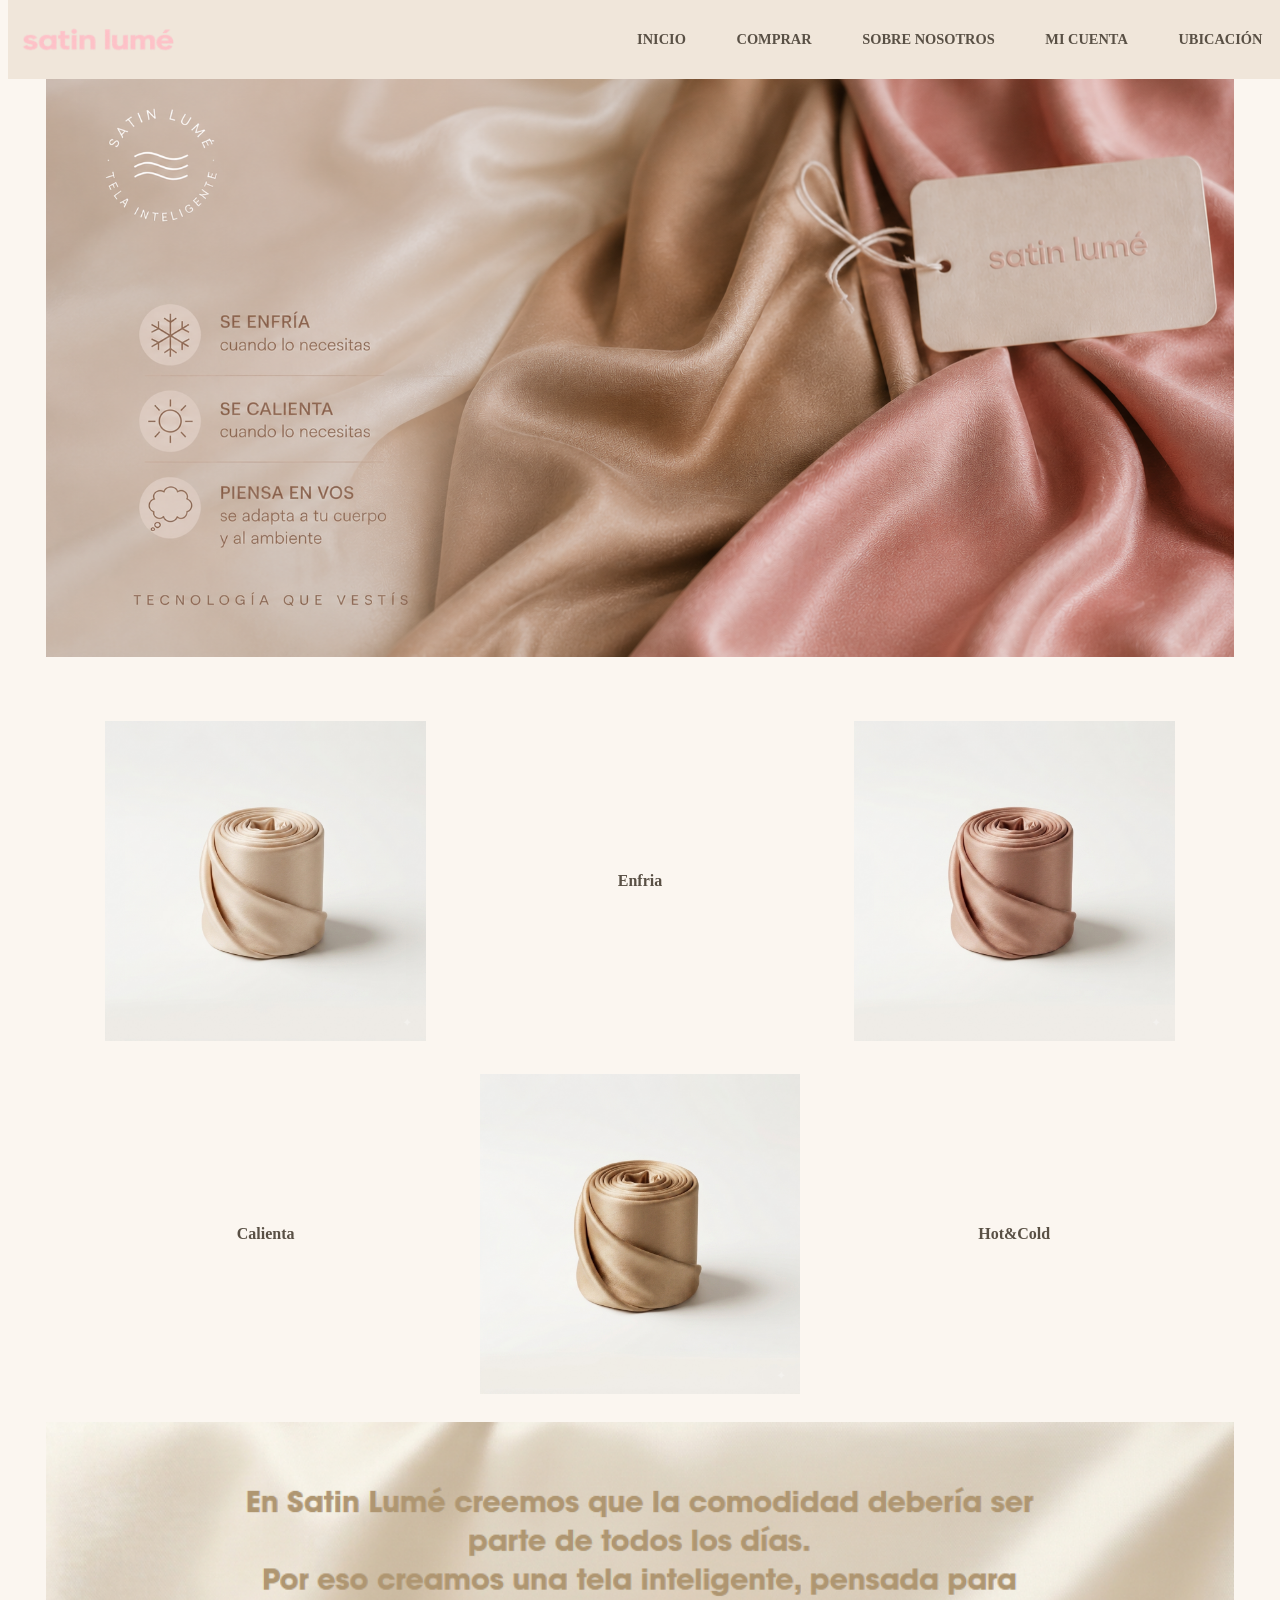
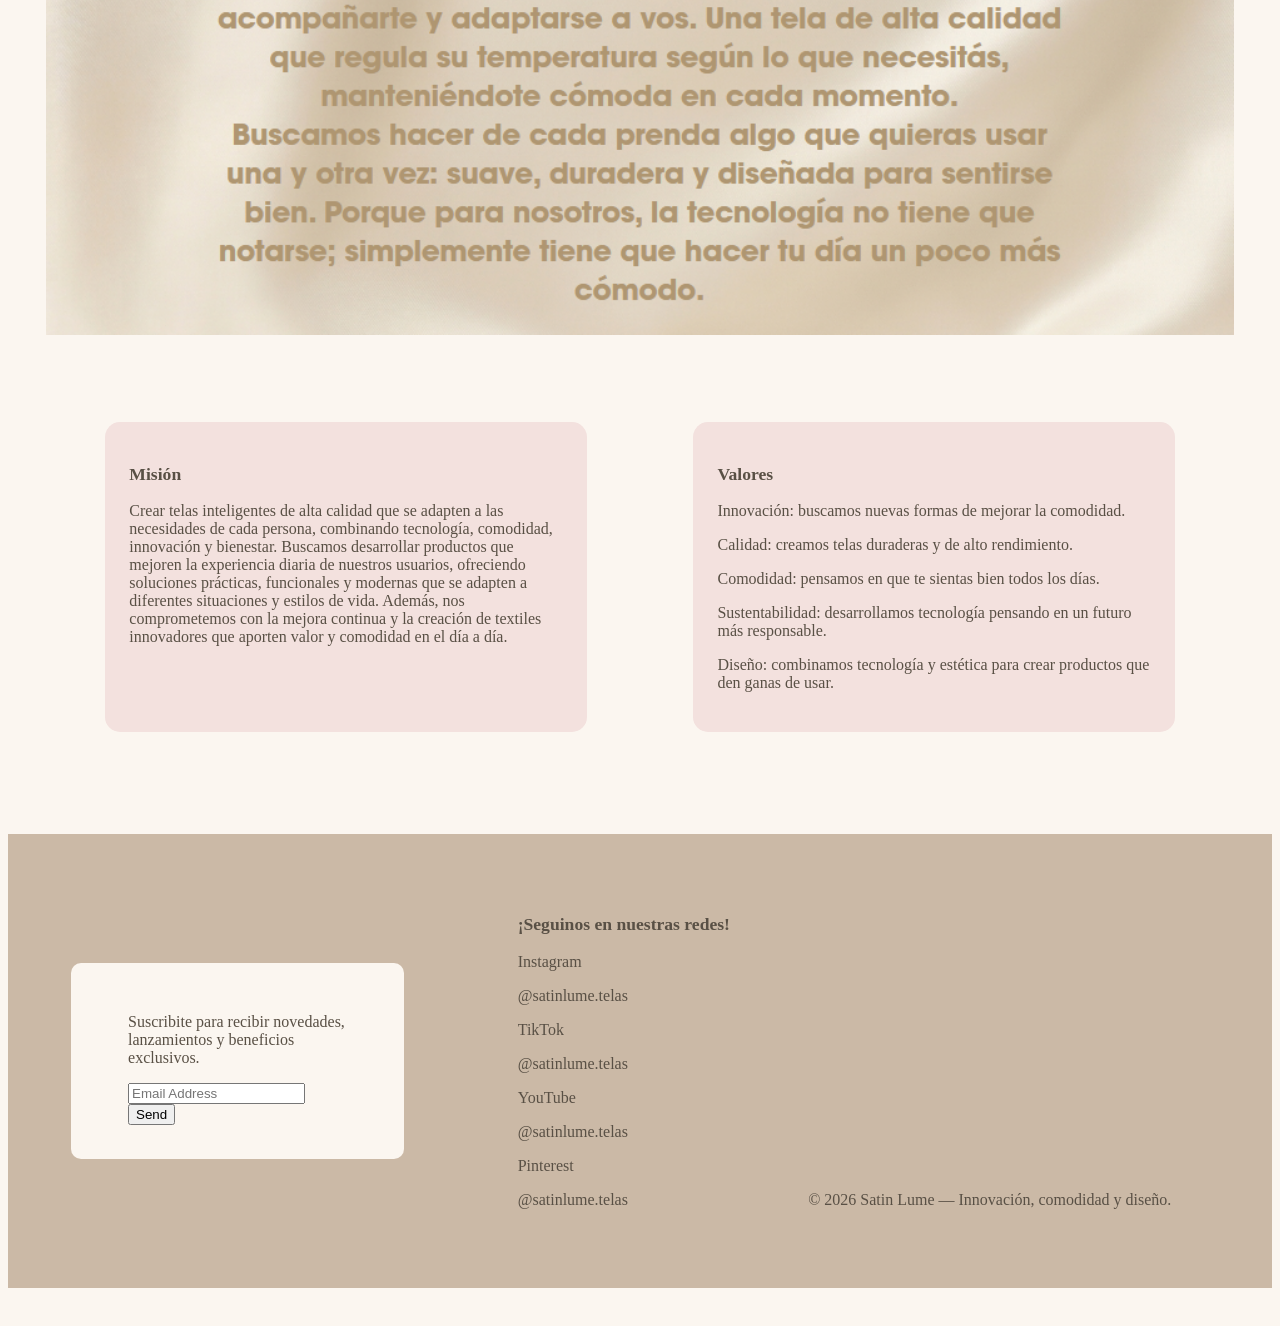
<file: index.html>
<!DOCTYPE html>
<html lang="en">
<head>
    <meta charset="UTF-8">
    <meta name="viewport" content="width=device-width, initial-scale=1.0">
    <title>Inicio</title>
    <link rel="stylesheet" href="style.css">
</head>
<body>
    <header>
        <nav>
            <a href="index.html"><img src="logo.png" alt=""></a>
            <ul>
                <li><a href="index.html">INICIO</a></li>
                <li><a href="shop.html">COMPRAR</a></li>
                <li><a href="about.html">SOBRE NOSOTROS</a></li>
                <li><a href="account.html">MI CUENTA</a></li>
                <li><a href="location.html">UBICACIÓN</a></li>
            </ul>
        </nav>
    </header>
    <main>
        <img src="LandingFT.png" alt="">

        <section class="indexProductos">
            <img src="telita1.png" alt="">
            <p>Enfria</p>
            <img src="telita2.png" alt="">
            <p>Calienta</p>
            <img src="telita3.png" alt="">
            <p>Hot&Cold</p>
        </section>

        <img src="LandingFT2.png" alt="">

        <section class="misionValores">
        <div>
            <h3>Misión</h3>
            <p>Crear telas inteligentes de alta calidad que se adapten a las necesidades de cada persona, combinando tecnología, comodidad, innovación y bienestar. Buscamos desarrollar productos que mejoren la experiencia diaria de nuestros usuarios, ofreciendo soluciones prácticas, funcionales y modernas que se adapten a diferentes situaciones y estilos de vida. Además, nos comprometemos con la mejora continua y la creación de textiles innovadores que aporten valor y comodidad en el día a día.</p>
        </div>
        <div>
            <h3>Valores</h3>
            <p>Innovación: buscamos nuevas formas de mejorar la comodidad.</p>
            <p>Calidad: creamos telas duraderas y de alto rendimiento.</p>
            <p>Comodidad: pensamos en que te sientas bien todos los días.</p>
            <p>Sustentabilidad: desarrollamos tecnología pensando en un futuro más responsable.</p>
            <p>Diseño: combinamos tecnología y estética para crear productos que den ganas de usar.</p>
        </div>
        </section>
    </main>
    <footer>
            <div class="footerSuscripcion">
                <p>Suscribite para recibir novedades, lanzamientos y beneficios exclusivos.</p>
                <form>
                    <input type="email" placeholder="Email Address">
                    <input type="submit" value="Send">
                </form>
            </div>
            <div class="footerRedes">
                <h3>¡Seguinos en nuestras redes!</h3>
                <p>Instagram</p>
                <p>@satinlume.telas</p>
                <p>TikTok</p>
                <p>@satinlume.telas</p>
                <p>YouTube</p>
                <p>@satinlume.telas</p>
                <p>Pinterest</p>
                <p>@satinlume.telas</p>
            </div>
            <div class="copyright">
                <p>© 2026 Satin Lume — Innovación, comodidad y diseño.</p>
            </div>
        </footer>
</body>
</html>
</file>
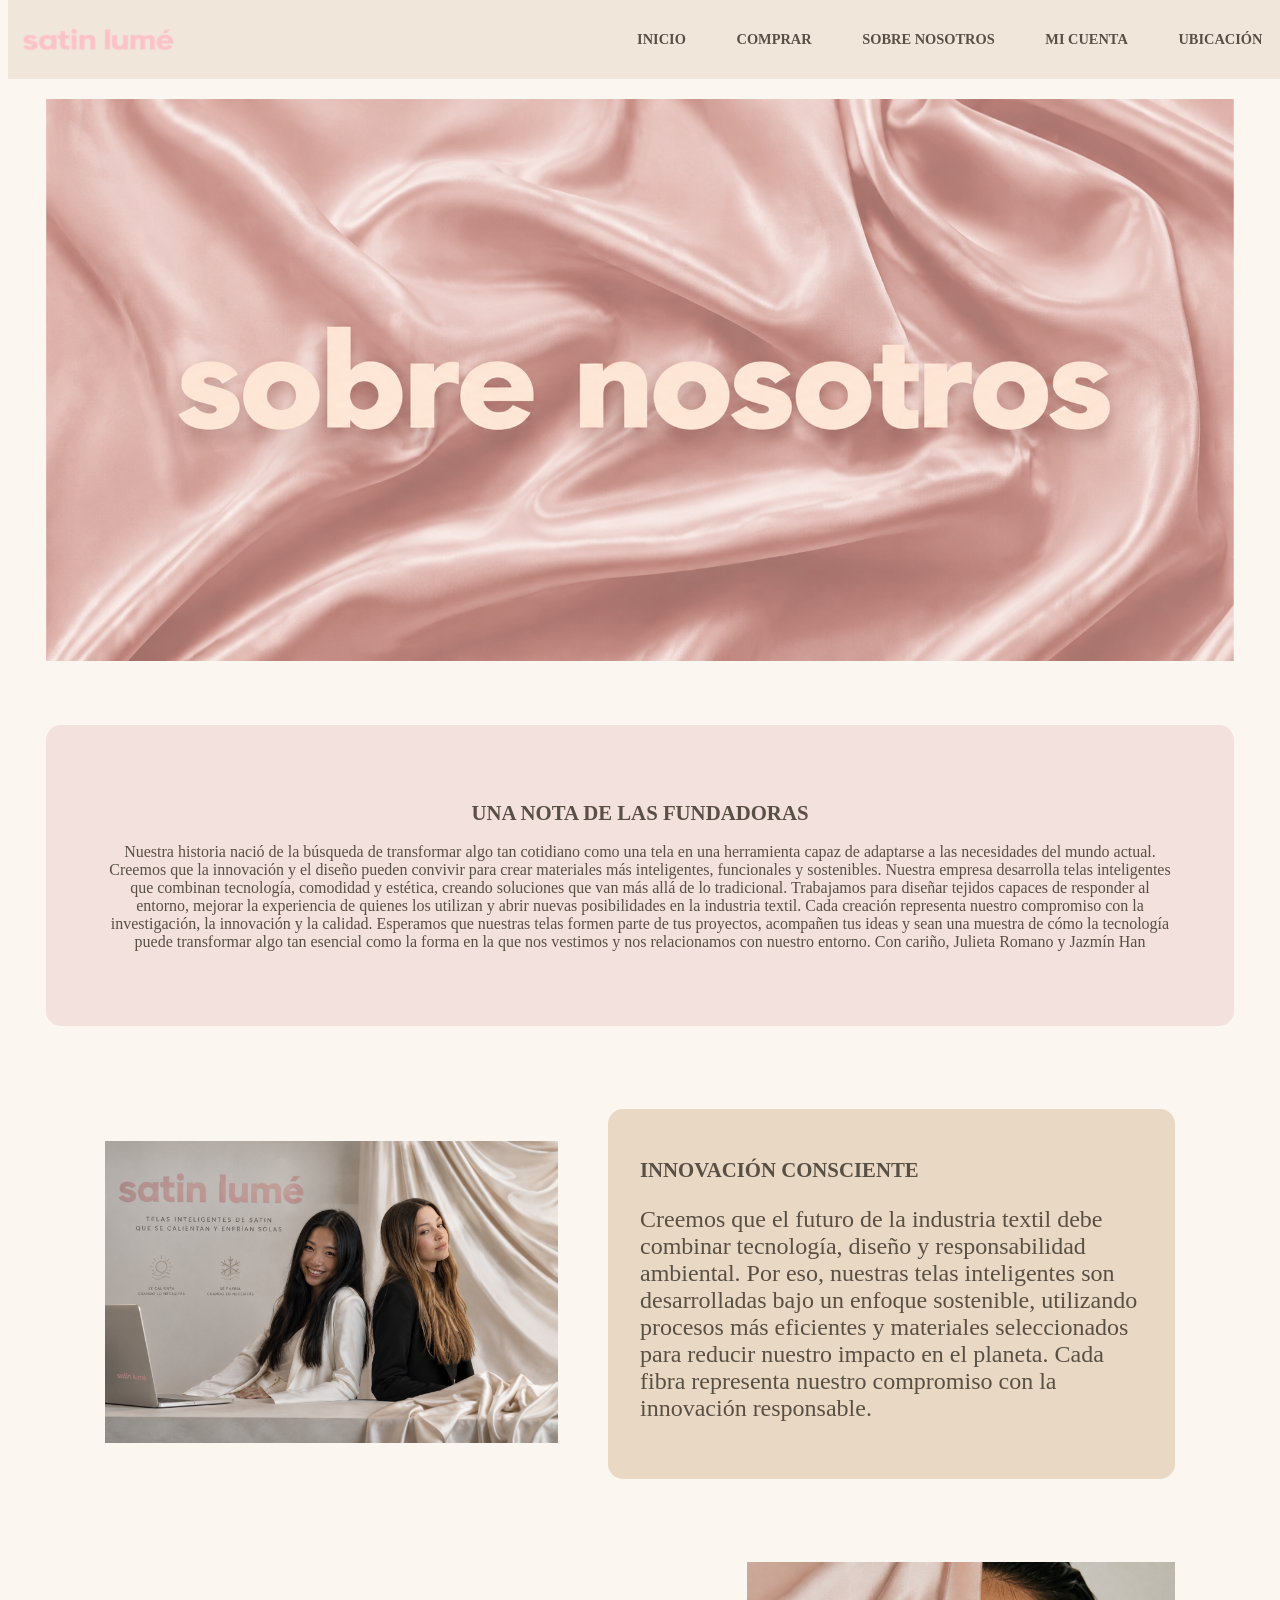
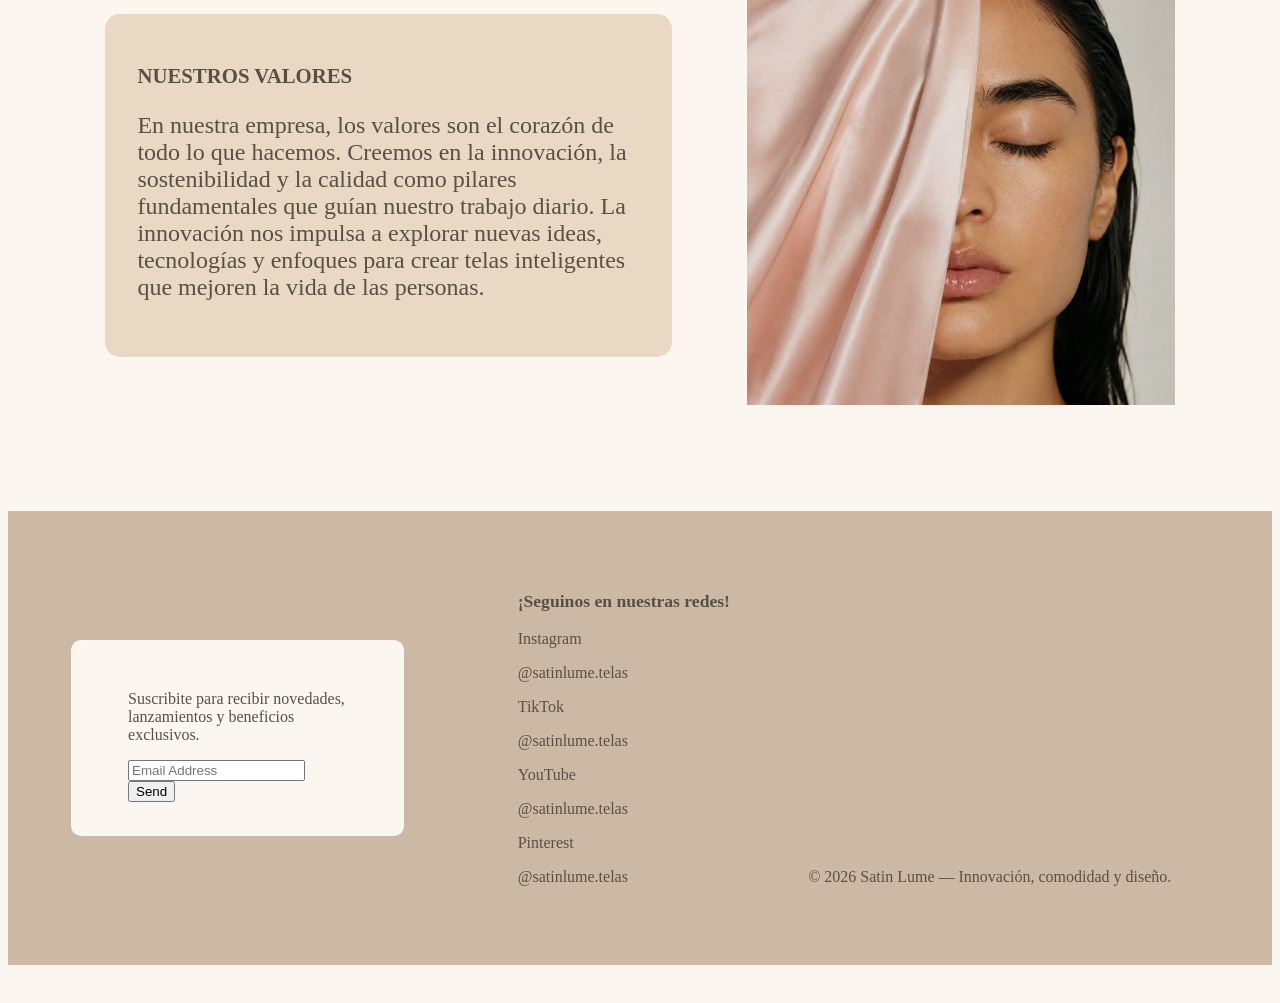
<file: about.html>
<!DOCTYPE html>
<html lang="en">
<head>
    <meta charset="UTF-8">
    <meta name="viewport" content="width=device-width, initial-scale=1.0">
    <title>Sobre nosotros</title>
    <link rel="stylesheet" href="style.css">
</head>
<body>
    <header>
        <nav>
            <a href="index.html"><img src="logo.png" alt=""></a>
            <ul>
                <li><a href="index.html">INICIO</a></li>
                <li><a href="shop.html">COMPRAR</a></li>
                <li><a href="about.html">SOBRE NOSOTROS</a></li>
                <li><a href="account.html">MI CUENTA</a></li>
                <li><a href="location.html">UBICACIÓN</a></li>
            </ul>
        </nav>       
    </header>        
    <main>
        <section class="snFT">
            <img src="sobre nosotros.png" alt="">
        </section>
        <section class="fundadoras">
        <h2>UNA NOTA DE LAS FUNDADORAS </h2>
        <p>Nuestra historia nació de la búsqueda de transformar algo tan cotidiano como una tela en una herramienta capaz de adaptarse a las necesidades del mundo actual. Creemos que la innovación y el diseño pueden convivir para crear materiales más inteligentes, funcionales y sostenibles.

            Nuestra empresa desarrolla telas inteligentes que combinan tecnología, comodidad y estética, creando soluciones que van más allá de lo tradicional. Trabajamos para diseñar tejidos capaces de responder al entorno, mejorar la experiencia de quienes los utilizan y abrir nuevas posibilidades en la industria textil.

            Cada creación representa nuestro compromiso con la investigación, la innovación y la calidad. Esperamos que nuestras telas formen parte de tus proyectos, acompañen tus ideas y sean una muestra de cómo la tecnología puede transformar algo tan esencial como la forma en la que nos vestimos y nos relacionamos con nuestro entorno.
            
            Con cariño,
            Julieta Romano y Jazmín Han</p>
        </section>
        <section class="innovacion">
            <div class="innovacionFT">
                <img src="imgFundadoras.png" alt="Fundadoras">
            </div>
            <div class="innovacionTexto">
            <h2>INNOVACIÓN CONSCIENTE</h2>
                <p>Creemos que el futuro de la industria textil debe combinar tecnología, diseño y responsabilidad ambiental. Por eso, nuestras telas inteligentes son desarrolladas bajo un enfoque sostenible, utilizando procesos más eficientes y materiales seleccionados para reducir nuestro impacto en el planeta.

Cada fibra representa nuestro compromiso con la innovación responsable.</p>
            </div>
        </section>
        <section class="valores">
            <div class="valoresTexto">
            <h2>NUESTROS VALORES</h2>
            <p>En nuestra empresa, los valores son el corazón de todo lo que hacemos. Creemos en la innovación, la sostenibilidad y la calidad como pilares fundamentales que guían nuestro trabajo diario.
La innovación nos impulsa a explorar nuevas ideas, tecnologías y enfoques para crear telas inteligentes que mejoren la vida de las personas. </p>
            </div>
            <div class="valoresFT">
                <img src="valores.png" alt="Valores">
            </div>
        </section>
        </main>
        <footer>
            <div class="footerSuscripcion">
                <p>Suscribite para recibir novedades, lanzamientos y beneficios exclusivos.</p>
                <form>
                    <input type="email" placeholder="Email Address">
                    <input type="submit" value="Send">
                </form>
            </div>
            <div class="footerRedes">
                <h3>¡Seguinos en nuestras redes!</h3>
                <p>Instagram</p>
                <p>@satinlume.telas</p>
                <p>TikTok</p>
                <p>@satinlume.telas</p>
                <p>YouTube</p>
                <p>@satinlume.telas</p>
                <p>Pinterest</p>
                <p>@satinlume.telas</p>
            </div>
            <div class="copyright">
                <p>© 2026 Satin Lume — Innovación, comodidad y diseño.</p>
            </div>
        </footer>
</body>
</html>
</file>
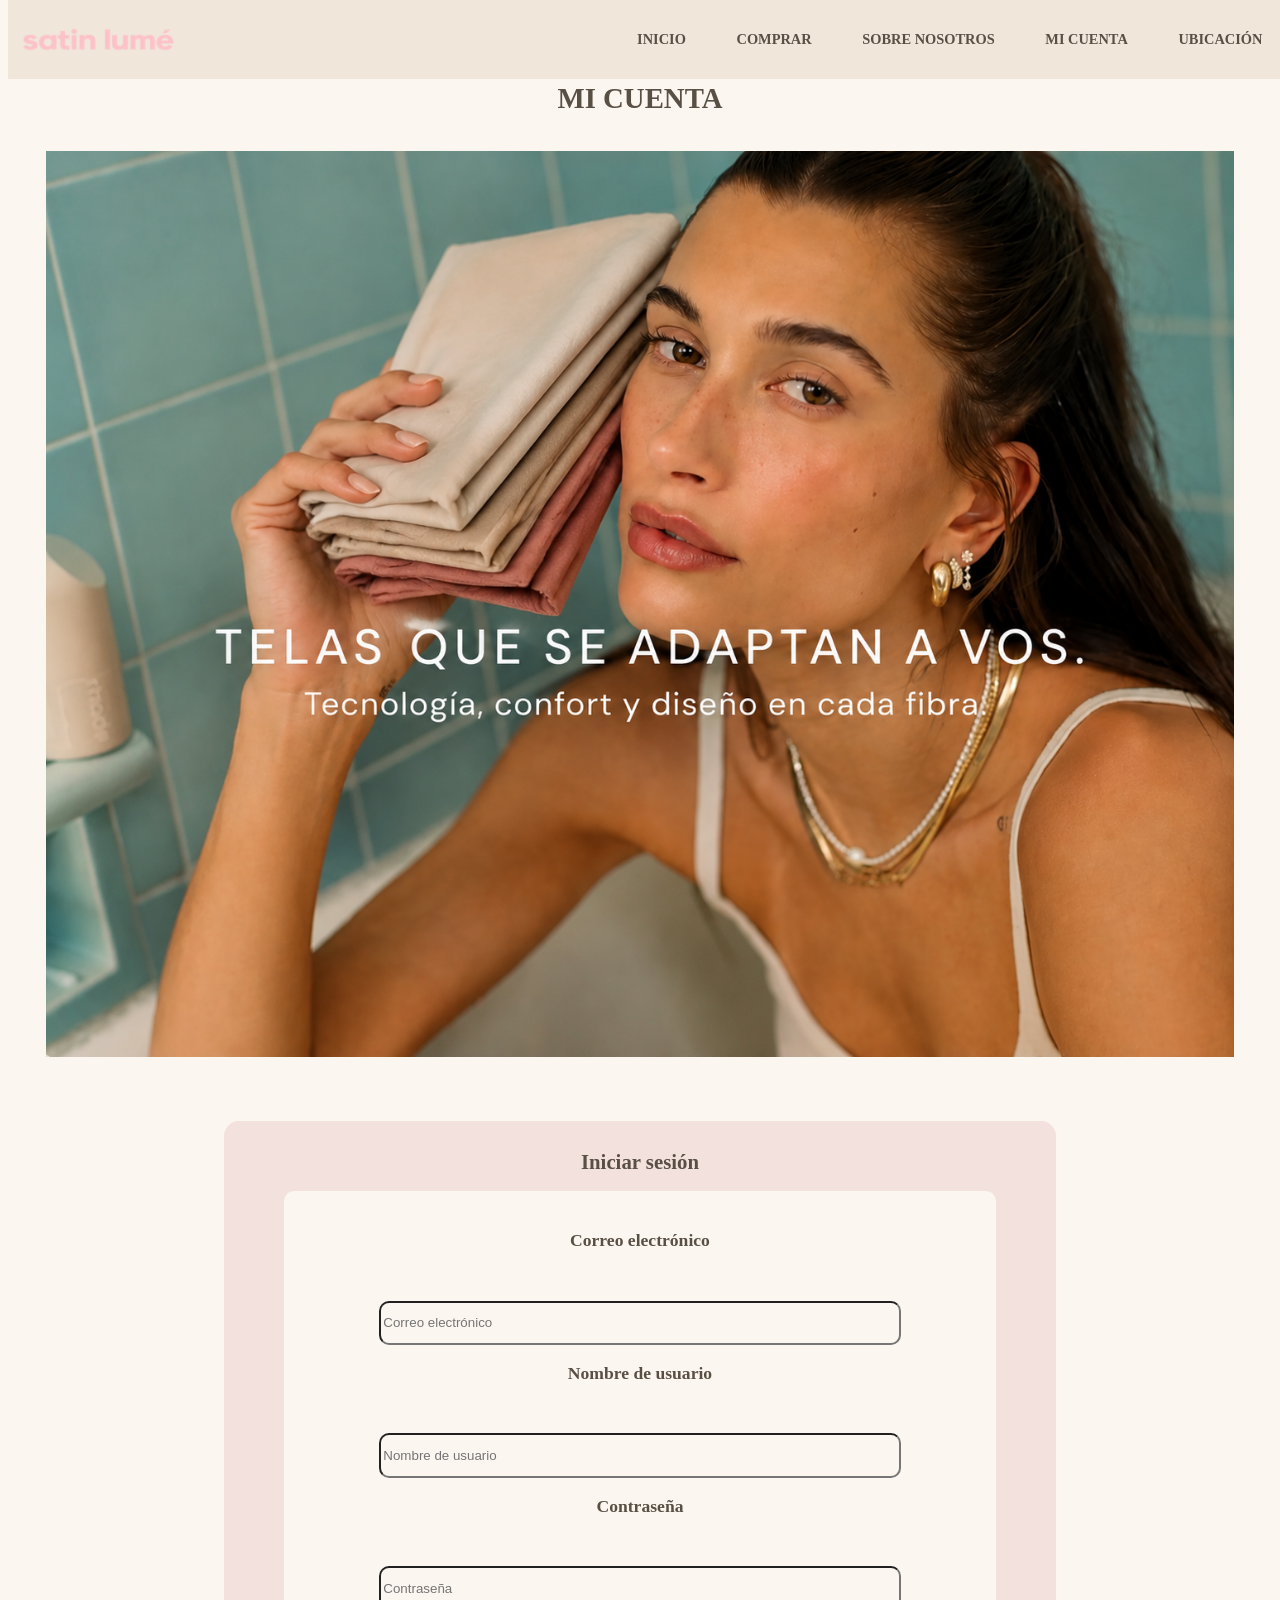
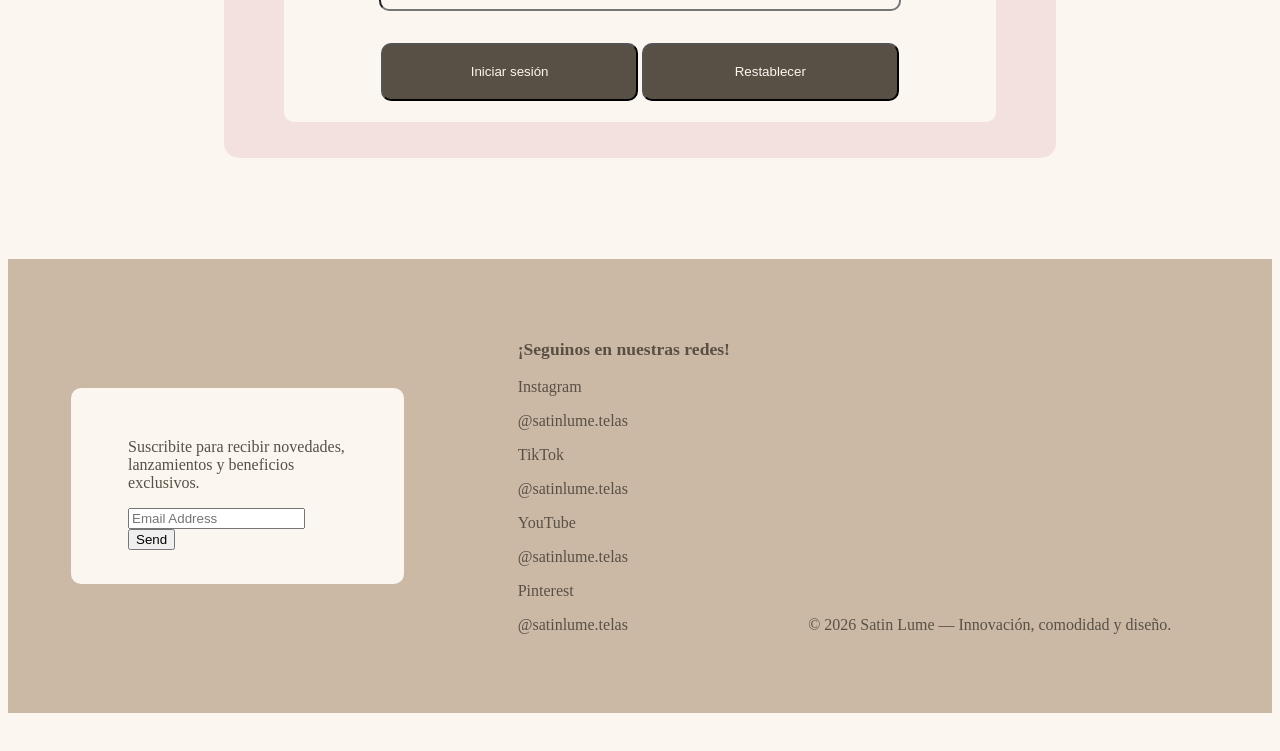
<file: account.html>
<!DOCTYPE html>
<html lang="en">
<head>
    <meta charset="UTF-8">
    <meta name="viewport" content="width=device-width, initial-scale=1.0">
    <title>Mi cuenta</title>
    <link rel="stylesheet" href="style.css">
</head>
<body>
    <header>
        <nav>
            <a href="index.html"><img src="logo.png" alt=""></a>
            <ul>
                <li><a href="index.html">INICIO</a></li>
                <li><a href="shop.html">COMPRAR</a></li>
                <li><a href="about.html">SOBRE NOSOTROS</a></li>
                <li><a href="account.html">MI CUENTA</a></li>
                <li><a href="location.html">UBICACIÓN</a></li>
            </ul>
        </nav>       
    </header> 
    <main>
        <h1>MI CUENTA</h1>
        <section class="cuentaFT">
            <img src="cuenta.png" alt="">
        </section>
        <section class="login">
            <h2>Iniciar sesión</h2>
            <div class="loginForm">
                <form method="post">
                    <h3>Correo electrónico</h3>
                    <input type="email" name="email" placeholder="Correo electrónico">
                    <h3>Nombre de usuario</h3> 
                    <input type="text" name="username" placeholder="Nombre de usuario">
                    <h3>Contraseña</h3>
                    <input type="password" name="password" placeholder="Contraseña">
                    <button type="submit">Iniciar sesión</button>
                    <button type="reset">Restablecer</button>
                </form>
            </div>
        </section>
    </main>
    <footer>
            <div class="footerSuscripcion">
                <p>Suscribite para recibir novedades, lanzamientos y beneficios exclusivos.</p>
                <form>
                    <input type="email" placeholder="Email Address">
                    <input type="submit" value="Send">
                </form>
            </div>
            <div class="footerRedes">
                <h3>¡Seguinos en nuestras redes!</h3>
                <p>Instagram</p>
                <p>@satinlume.telas</p>
                <p>TikTok</p>
                <p>@satinlume.telas</p>
                <p>YouTube</p>
                <p>@satinlume.telas</p>
                <p>Pinterest</p>
                <p>@satinlume.telas</p>
            </div>
            <div class="copyright">
                <p>© 2026 Satin Lume — Innovación, comodidad y diseño.</p>
            </div>
        </footer>
</body>
</html>
</file>
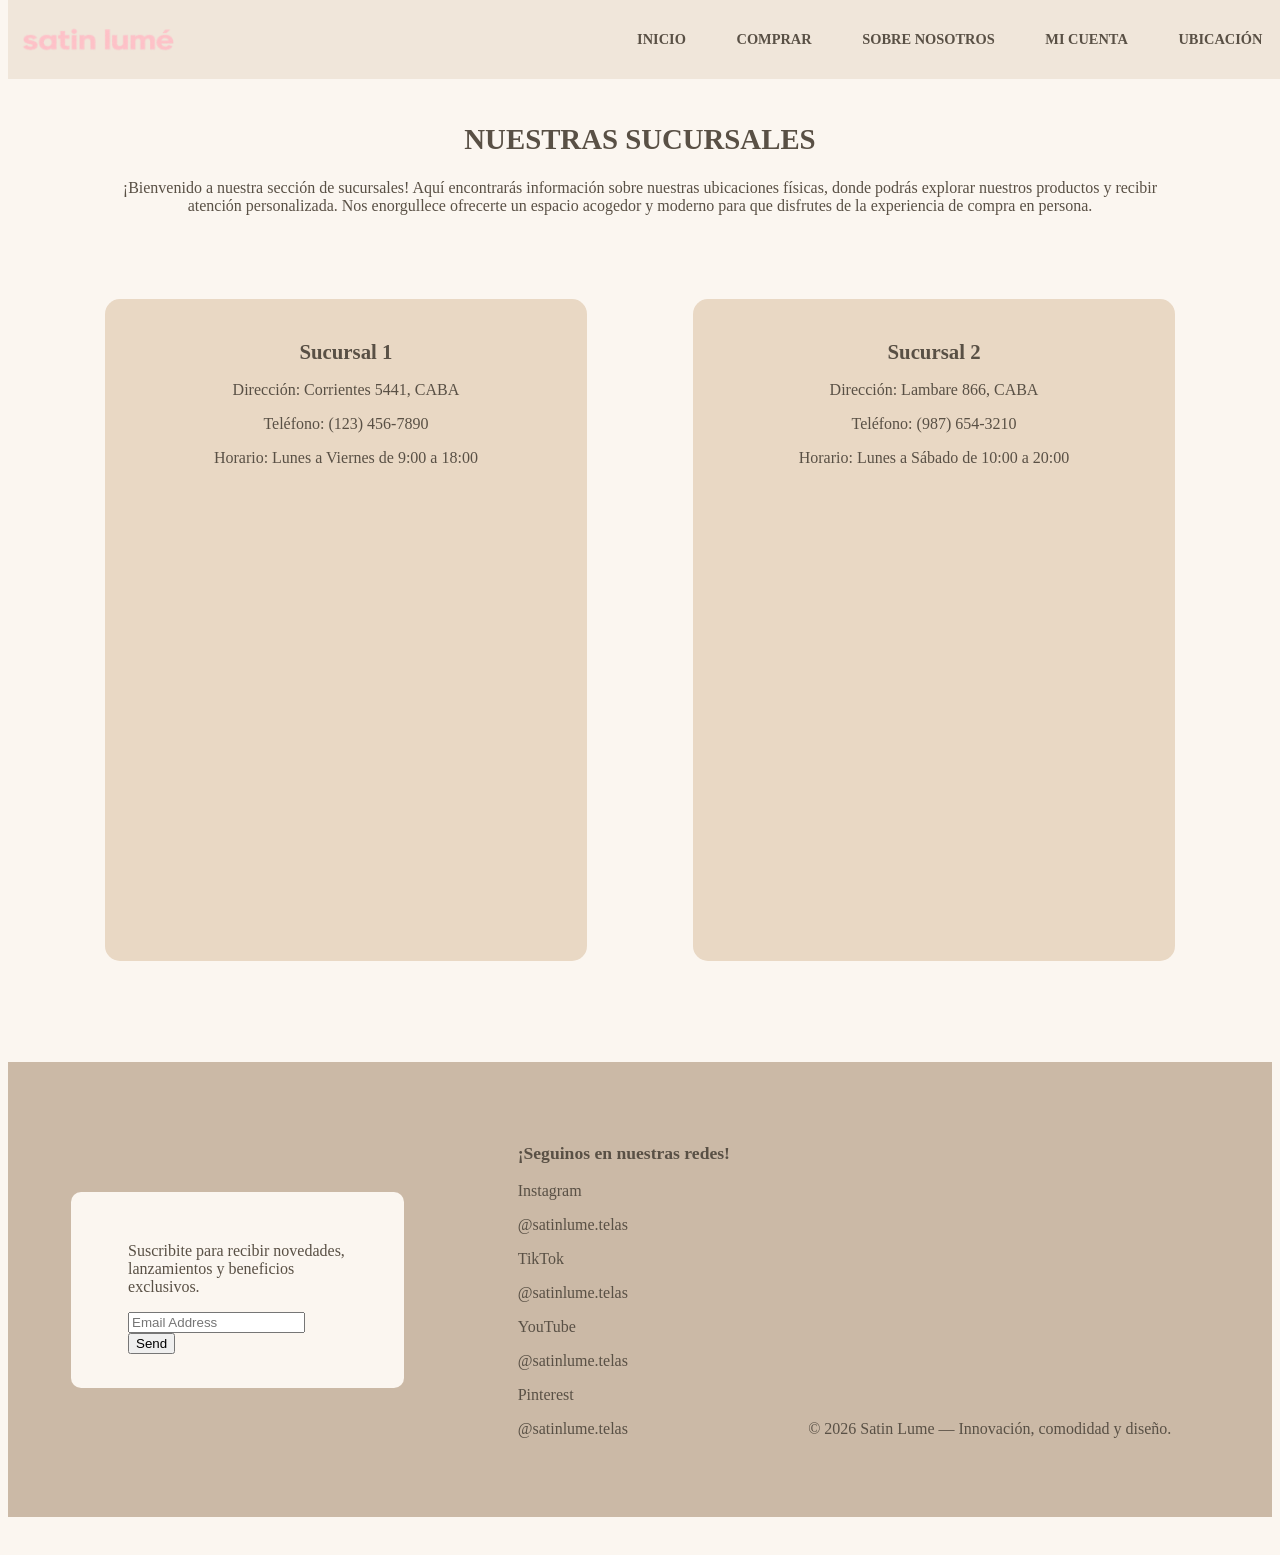
<file: location.html>
<!DOCTYPE html>
<html lang="en">
<head>
    <meta charset="UTF-8">
    <meta name="viewport" content="width=device-width, initial-scale=1.0">
    <title>Locaciones</title>
    <link rel="stylesheet" href="style.css">
</head>
<body>
    <header>
        <nav>
            <a href="index.html"><img src="logo.png" alt=""></a>
            <ul>
                <li><a href="index.html">INICIO</a></li>
                <li><a href="shop.html">COMPRAR</a></li>
                <li><a href="about.html">SOBRE NOSOTROS</a></li>
                <li><a href="account.html">MI CUENTA</a></li>
                <li><a href="location.html">UBICACIÓN</a></li>
            </ul>
        </nav>       
    </header>        
    <main>
        <section class="locationIntro">
            <h1>NUESTRAS SUCURSALES</h1>
            <p>¡Bienvenido a nuestra sección de sucursales! Aquí encontrarás información sobre nuestras ubicaciones físicas, donde podrás explorar nuestros productos y recibir atención personalizada. Nos enorgullece ofrecerte un espacio acogedor y moderno para que disfrutes de la experiencia de compra en persona.</p>
        </section>
        <section class="sucursales">
                <div class="sucursal">
                    <h2>Sucursal 1</h2>
                    <p>Dirección: Corrientes 5441, CABA</p>
                    <p>Teléfono: (123) 456-7890</p>
                    <p>Horario: Lunes a Viernes de 9:00 a 18:00</p>
                    <iframe src="https://www.google.com/maps/embed?pb=!1m18!1m12!1m3!1d3284.2575928576475!2d-58.44330662341805!3d-34.59764725717887!2m3!1f0!2f0!3f0!3m2!1i1024!2i768!4f13.1!3m3!1m2!1s0x95bcca0b300ac655%3A0x1e73966578f52b3c!2sAv.%20Corrientes%205441%2C%20C1414AJH%20Cdad.%20Aut%C3%B3noma%20de%20Buenos%20Aires!5e0!3m2!1ses!2sar!4v1787160651859!5m2!1ses!2sar" width="600" height="450" style="border:0;" allowfullscreen="" loading="lazy" referrerpolicy="strict-origin-when-cross-origin"></iframe>
                </div>
                <div class="sucursal">
                    <h2>Sucursal 2</h2>
                    <p>Dirección: Lambare 866, CABA</p>
                    <p>Teléfono: (987) 654-3210</p>
                    <p>Horario: Lunes a Sábado de 10:00 a 20:00</p>
                    <iframe src = "https://www.google.com/maps/embed?pb=!1m18!1m12!1m3!1d3283.974688291487!2d-58.43309992341756!3d-34.60480155755688!2m3!1f0!2f0!3f0!3m2!1i1024!2i768!4f13.1!3m3!1m2!1s0x95bcca6f116cdaa5%3A0xb43f9b0ff0d591b0!2sLambar%C3%A9%20866%2C%20C1182ADH%20Cdad.%20Aut%C3%B3noma%20de%20Buenos%20Aires!5e0!3m2!1ses!2sar!4v1787160811077!5m2!1ses!2sar" width="600" height="450" style="border:0;" allowfullscreen="" loading="lazy" referrerpolicy="strict-origin-when-cross-origin"></iframe>
                </div>
        </section>    
    </main>
    <footer>
            <div class="footerSuscripcion">
                <p>Suscribite para recibir novedades, lanzamientos y beneficios exclusivos.</p>
                <form>
                    <input type="email" placeholder="Email Address">
                    <input type="submit" value="Send">
                </form>
            </div>
            <div class="footerRedes">
                <h3>¡Seguinos en nuestras redes!</h3>
                <p>Instagram</p>
                <p>@satinlume.telas</p>
                <p>TikTok</p>
                <p>@satinlume.telas</p>
                <p>YouTube</p>
                <p>@satinlume.telas</p>
                <p>Pinterest</p>
                <p>@satinlume.telas</p>
            </div>
            <div class="copyright">
                <p>© 2026 Satin Lume — Innovación, comodidad y diseño.</p>
            </div>
        </footer>
</body>
</html>
</file>
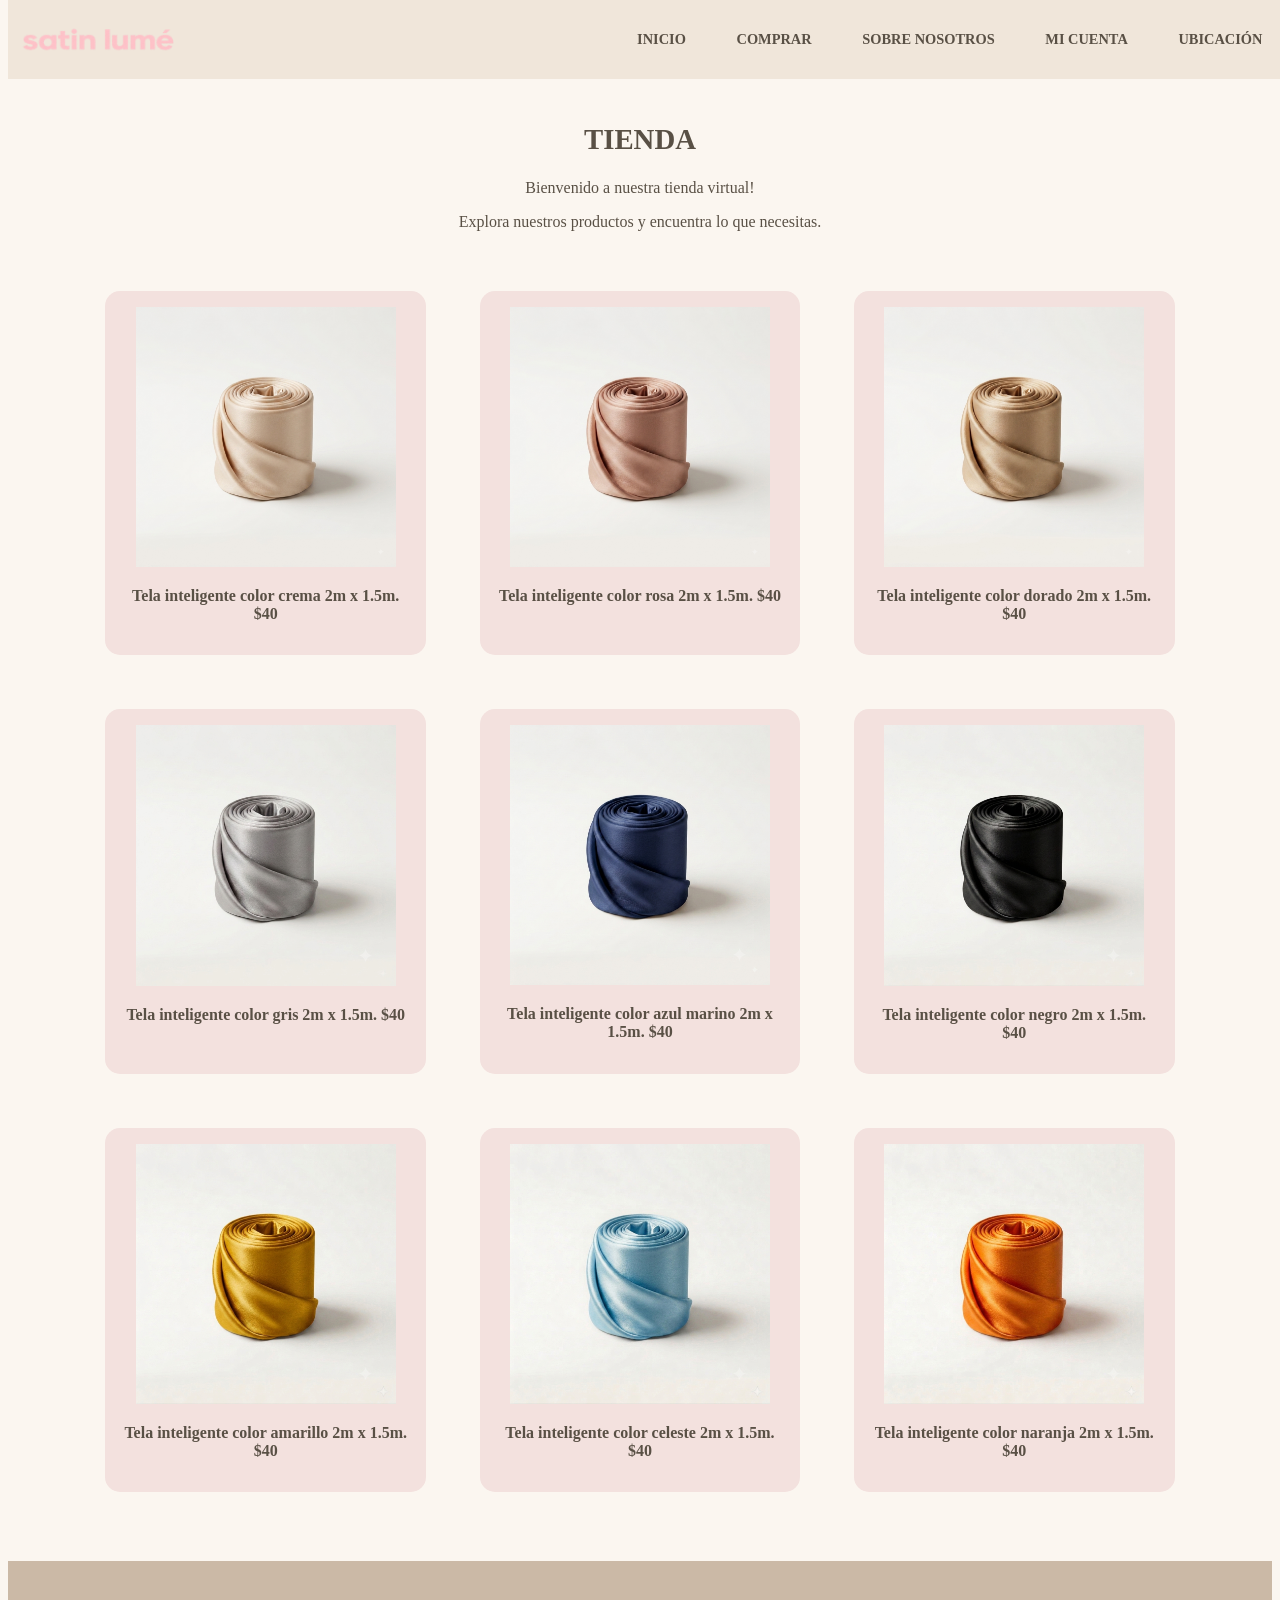
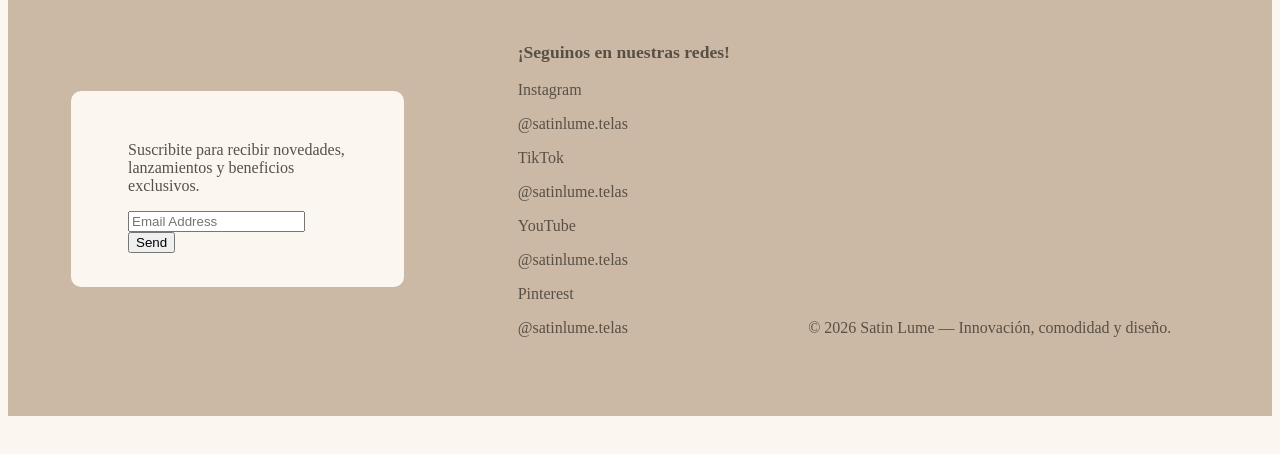
<file: shop.html>
<!DOCTYPE html>
<html lang="en">
<head>
    <meta charset="UTF-8">
    <meta name="viewport" content="width=device-width, initial-scale=1.0">
    <title>Comprá acá</title>
    <link rel="stylesheet" href="style.css">
</head>
<body>
    <header>
        <nav>
            <a href="index.html"><img src="logo.png" alt=""></a>
            <ul>
                <li><a href="index.html">INICIO</a></li>
                <li><a href="shop.html">COMPRAR</a></li>
                <li><a href="about.html">SOBRE NOSOTROS</a></li>
                <li><a href="account.html">MI CUENTA</a></li>
                <li><a href="location.html">UBICACIÓN</a></li>
            </ul>
        </nav>       
    </header>        
    <main>
        <section class="shopIntro">
            <h1>TIENDA</h1>
            <p>Bienvenido a nuestra tienda virtual!</p>
            <p>Explora nuestros productos y encuentra lo que necesitas.</p>
        </section>
        <section class="productos">
            <div class="producto">
                <img src="telita1.png" alt="">
                <p>Tela inteligente color crema 2m x 1.5m. $40</p>
            </div>
            <div class="producto">
                <img src="telita2.png" alt="">
                <p>Tela inteligente color rosa 2m x 1.5m. $40</p>
            </div>
            <div class="producto">
                <img src="telita3.png" alt="">
                <p>Tela inteligente color dorado 2m x 1.5m. $40</p>
            </div>
            <div class="producto">
                <img src="telita4.png" alt="">
                <p>Tela inteligente color gris 2m x 1.5m. $40</p>
            </div>
            <div class="producto">
                <img src="telita5.png" alt="">
                <p>Tela inteligente color azul marino 2m x 1.5m. $40</p>
            </div>
            <div class="producto">
                <img src="telita6.png" alt="">
                <p>Tela inteligente color negro 2m x 1.5m. $40</p>
            </div>
            <div class="producto">
                <img src="telita7.png" alt="">
                <p>Tela inteligente color amarillo 2m x 1.5m. $40</p>
            </div>
            <div class="producto">
                <img src="telita8.png" alt="">
                <p>Tela inteligente color celeste 2m x 1.5m. $40</p>
            </div>
            <div class="producto">
                <img src="telita9.png" alt="">
                <p>Tela inteligente color naranja 2m x 1.5m. $40</p>
            </div>
        </section>
    </main>
    <footer>
            <div class="footerSuscripcion">
                <p>Suscribite para recibir novedades, lanzamientos y beneficios exclusivos.</p>
                <form>
                    <input type="email" placeholder="Email Address">
                    <input type="submit" value="Send">
                </form>
            </div>
            <div class="footerRedes">
                <h3>¡Seguinos en nuestras redes!</h3>
                <p>Instagram</p>
                <p>@satinlume.telas</p>
                <p>TikTok</p>
                <p>@satinlume.telas</p>
                <p>YouTube</p>
                <p>@satinlume.telas</p>
                <p>Pinterest</p>
                <p>@satinlume.telas</p>
            </div>
            <div class="copyright">
                <p>© 2026 Satin Lume — Innovación, comodidad y diseño.</p>
            </div>
        </footer>
</body>
</html>
</file>
<file: style.css>
body {
    background-color: #FBF6F0;
    color: #595045;
    margin-top: 0%;
    margin-bottom: 0%;
}

header {
    width: 100%;
    margin-bottom: 3%;
    background-color: #f0e6da;
    position: fixed;
    margin-top: 0%;
}

nav {
    display: flex;
    justify-content: space-between;
    align-items: center;
    padding-right: 2%;
}

nav img {
    width: 30%;
}

nav ul {
    display: flex;
    justify-content: space-between;
    width: 65%;
}

nav li {
    list-style: none;
}

nav a {
    color: #595045;
    text-decoration: none;
    font-size: 90%;
    font-weight: 600;
}

main {
    width: 94%;
    margin-left: 3%;
    margin-right: 3%;
    padding-top: 5%;
}

h1 {
    color: #595045;
    font-size: 180%;
    text-align: center;
}

h2 {
    color: #595045;
    font-size: 130%;
}

h3 {
    color: #595045;
    font-size: 110%;
}

p {
    color: #595045;
    font-size: 100%;
}

main img {
    width: 100%;
}

.indexProductos {
    width: 90%;
    margin: 5%;
    display: grid;
    grid-template-columns: 30% 30% 30%;
    gap: 5%;
    align-items: center;
}

.indexProductos p {
    text-align: center;
    font-weight: 600;
}

.misionValores {
    width: 90%;
    margin-left: 5%;
    margin-right: 5%;
    margin-top: 7%;
    margin-bottom: 7%;
    display: grid;
    grid-template-columns: 45% 45%;
    gap: 10%;
}

.misionValores div {
    background-color: #F3E1DE;
    padding: 5%;
    border-radius: 15px;
    box-shadow: 2% 2% 5% #CBB9A6;
}

.shopIntro {
    width: 90%;
    margin: 5%;
    text-align: center;
}

.productos {
    width: 90%;
    margin-left: 5%;
    margin-right: 5%;
    display: grid;
    grid-template-columns: 30% 30% 30%;
    gap: 5%;
    margin-bottom: 15%;
}

.producto {
    background-color: #F3E1DE;
    padding: 5%;
    text-align: center;
    border-radius: 15px;
    box-shadow: 2% 2% 5% #CBB9A6;
}

.producto img {
    width: 90%;
}

.producto p {
    font-weight: 600;
}

.snFT {
    width: 100%;
    margin-top: 3%;
    margin-bottom: 5%;
}

.fundadoras {
    width: 90%;
    margin-right: 5%;
    margin-top: 5%;
    margin-bottom: 5%;
    padding: 5%;
    background-color: #F3E1DE;
    text-align: center;
    border-radius: 15px;
}

.innovacion img {
    width: 90%;
    margin-right: 5%;
}

.innovacion {
    width: 90%;
    margin-left: 5%;
    margin-right: 5%;
    margin-top: 7%;
    margin-bottom: 7%;
    display: flex;
    justify-content: space-between;
    align-items: center;
}

.innovacion p {
    font-size: 150%;
}

.innovacionFT {
    width: 47%;
}

.innovacionTexto {
    width: 47%;
    padding: 3%;
    background-color: #E9D8C4;
    border-radius: 15px;
}

.valores {
    width: 90%;
    margin-left: 5%;
    margin-right: 5%;
    margin-top: 7%;
    margin-bottom: 7%;
    display: flex;
    justify-content: space-between;
    align-items: center;
}

.valores p {
    font-size: 150%;
}
.valoresTexto {
    width: 47%;
    padding: 3%;
    background-color: #E9D8C4;
    border-radius: 15px;
}

.valoresFT {
    width: 40%;
    border: 20px;
}

.cuentaFT {
    width: 100%;
    margin-top: 3%;
    margin-bottom: 5%;
}

.login {
    width: 60%;
    margin-left: 15%;
    margin-top: 5%;
    margin-bottom: 8%;
    padding-left: 5%;
    padding-right: 5%;
    padding-bottom: 3%;
    padding-top: 1%;
    background-color: #F3E1DE;
    border-radius: 15px;
    text-align: center;
}

.loginForm{
    width: 90%;
    padding-left: 5%;
    padding-right: 5%;
    padding-top: 3%;
    padding-bottom: 3%;
    background-color: #FBF6F0;
    color: #595045;
    border: 1% solid #CBB9A6;
    border-radius: 10px;
}



.loginForm input {
    width: 80%;
    margin-top: 5%;
    padding-top: 2%;
    padding-bottom: 2%;
    background-color: #FBF6F0;
    color: #595045;
    border: 1% solid #CBB9A6;
    border-radius: 10px;
}

.loginForm button {
    width: 40%;
    margin-top: 5%;
    padding-top: 3%;
    padding-bottom: 3%;
    background-color: #595045;
    color: #FBF6F0;
    border: 1% solid #595045;
    border-radius: 10px;
}

.locationIntro {
    width: 90%;
    margin-left: 5%;
    margin-right: 5%;
    margin-top: 5%;
    margin-bottom: 7%;
    text-align: center;
}

.sucursales {
    width: 90%;
    margin-left: 5%;
    margin-right: 5%;
    display: grid;
    grid-template-columns: 45% 45%;
    gap: 10%;
}

.sucursal {
    padding: 5%;
    background-color: #E9D8C4;
    border-radius: 15px;
    text-align: center;
}

.sucursal iframe {
    width: 100%;
}

footer {
    width: 90%;
    margin-right: 5%;
    margin-top: 8%;
    margin-bottom: 3%;
    padding: 5%;
    background-color: #CBB9A6;
    display: flex;
    justify-content: space-between;
    align-items: center;
    font-size: 100%;
}


.footerSuscripcion{
    padding-top: 3%;
    padding-bottom: 3%;
    padding-left: 5%;
    padding-right: 5%;
    background-color: #FBF6F0;
    color: #595045;
    border-radius: 10px;
    width: 50%;
}
.footerRedes {
    width: 50%;
    padding-left: 10%;
    padding-right: 3%;
}
.copyright {
    text-align: center;
    margin-top: auto;
    width: 100%;
}
</file>
